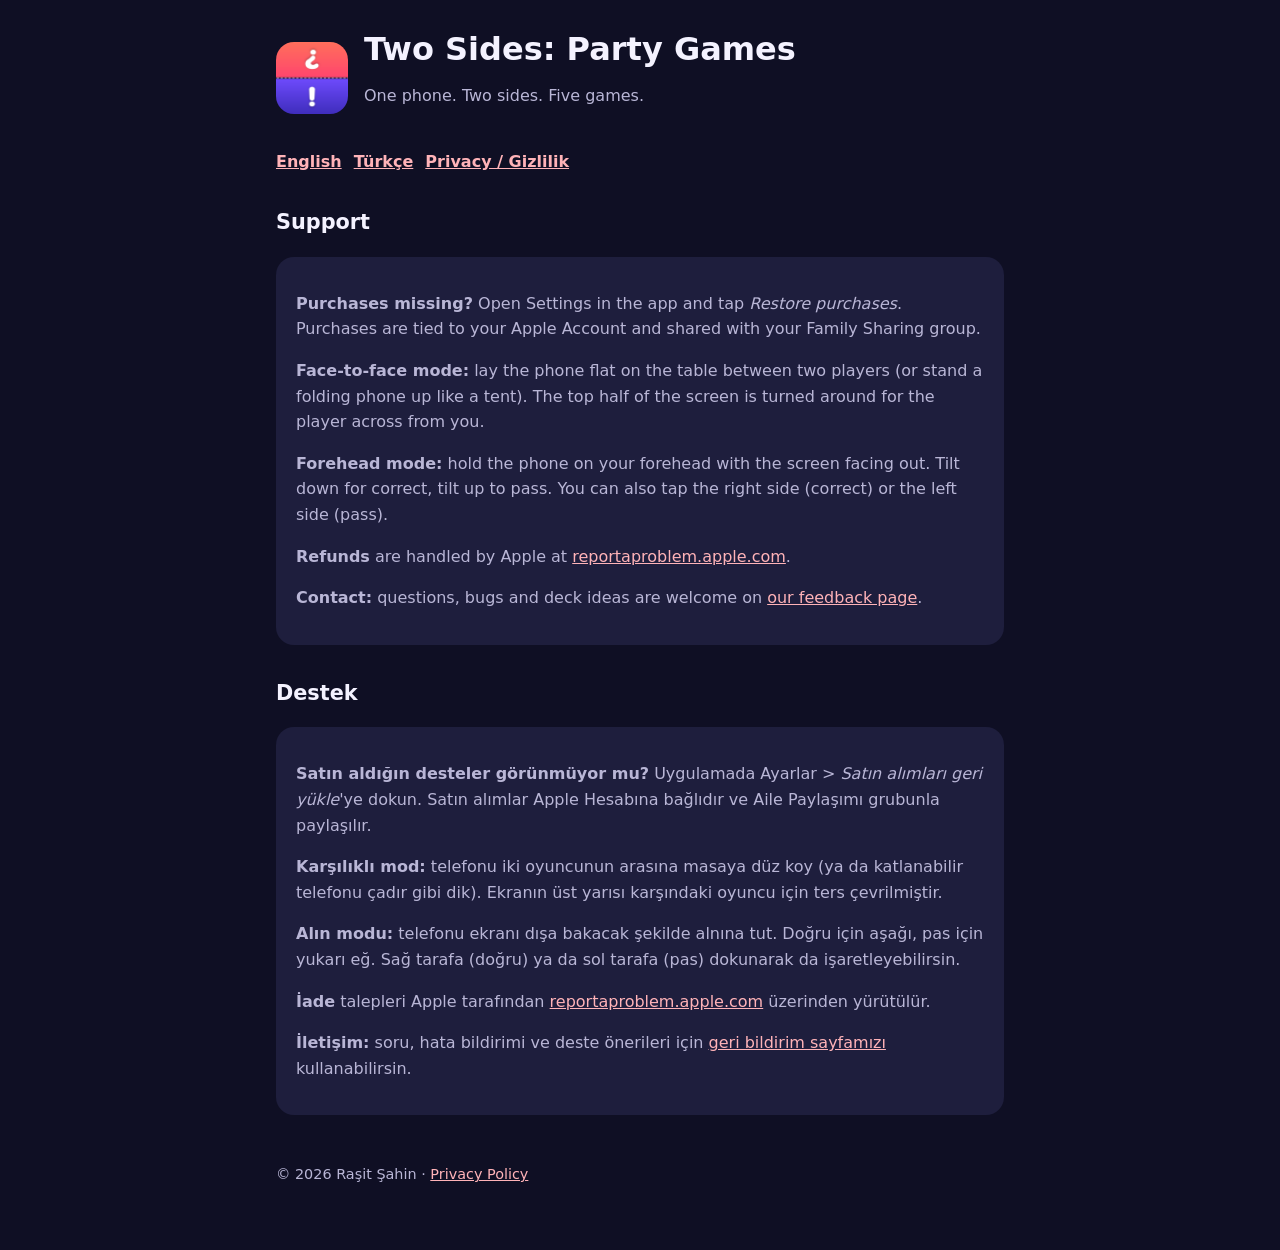
<file: index.html>
<!doctype html>
<html lang="en">
<head>
<meta charset="utf-8"><meta name="viewport" content="width=device-width, initial-scale=1">
<title>Two Sides: Party Games</title>
<meta name="description" content="One phone, two sides, five party games. Word Trap, Who Am I?, Draw & Guess, Truth or Dare and Quick Quiz. No ads, no subscription.">
<link rel="stylesheet" href="style.css">
</head>
<body><main>
<header><img src="icon.png" alt=""><div><h1>Two Sides: Party Games</h1><p>One phone. Two sides. Five games.</p></div></header>
<div class="lang"><a href="#en">English</a><a href="#tr">Türkçe</a><a href="privacy.html">Privacy / Gizlilik</a></div>

<section id="en">
<h2>Support</h2>
<div class="card">
<p><strong>Purchases missing?</strong> Open Settings in the app and tap <em>Restore purchases</em>. Purchases are tied to your Apple Account and shared with your Family Sharing group.</p>
<p><strong>Face-to-face mode:</strong> lay the phone flat on the table between two players (or stand a folding phone up like a tent). The top half of the screen is turned around for the player across from you.</p>
<p><strong>Forehead mode:</strong> hold the phone on your forehead with the screen facing out. Tilt down for correct, tilt up to pass. You can also tap the right side (correct) or the left side (pass).</p>
<p><strong>Refunds</strong> are handled by Apple at <a href="https://reportaproblem.apple.com">reportaproblem.apple.com</a>.</p>
<p><strong>Contact:</strong> questions, bugs and deck ideas are welcome on <a href="https://github.com/sahinrasit/twosides-site/issues/new">our feedback page</a>.</p>
</div>
</section>

<section id="tr">
<h2>Destek</h2>
<div class="card">
<p><strong>Satın aldığın desteler görünmüyor mu?</strong> Uygulamada Ayarlar &gt; <em>Satın alımları geri yükle</em>'ye dokun. Satın alımlar Apple Hesabına bağlıdır ve Aile Paylaşımı grubunla paylaşılır.</p>
<p><strong>Karşılıklı mod:</strong> telefonu iki oyuncunun arasına masaya düz koy (ya da katlanabilir telefonu çadır gibi dik). Ekranın üst yarısı karşındaki oyuncu için ters çevrilmiştir.</p>
<p><strong>Alın modu:</strong> telefonu ekranı dışa bakacak şekilde alnına tut. Doğru için aşağı, pas için yukarı eğ. Sağ tarafa (doğru) ya da sol tarafa (pas) dokunarak da işaretleyebilirsin.</p>
<p><strong>İade</strong> talepleri Apple tarafından <a href="https://reportaproblem.apple.com">reportaproblem.apple.com</a> üzerinden yürütülür.</p>
<p><strong>İletişim:</strong> soru, hata bildirimi ve deste önerileri için <a href="https://github.com/sahinrasit/twosides-site/issues/new">geri bildirim sayfamızı</a> kullanabilirsin.</p>
</div>
</section>
<footer>© 2026 Raşit Şahin · <a href="privacy.html">Privacy Policy</a></footer>
</main></body></html>
</file>
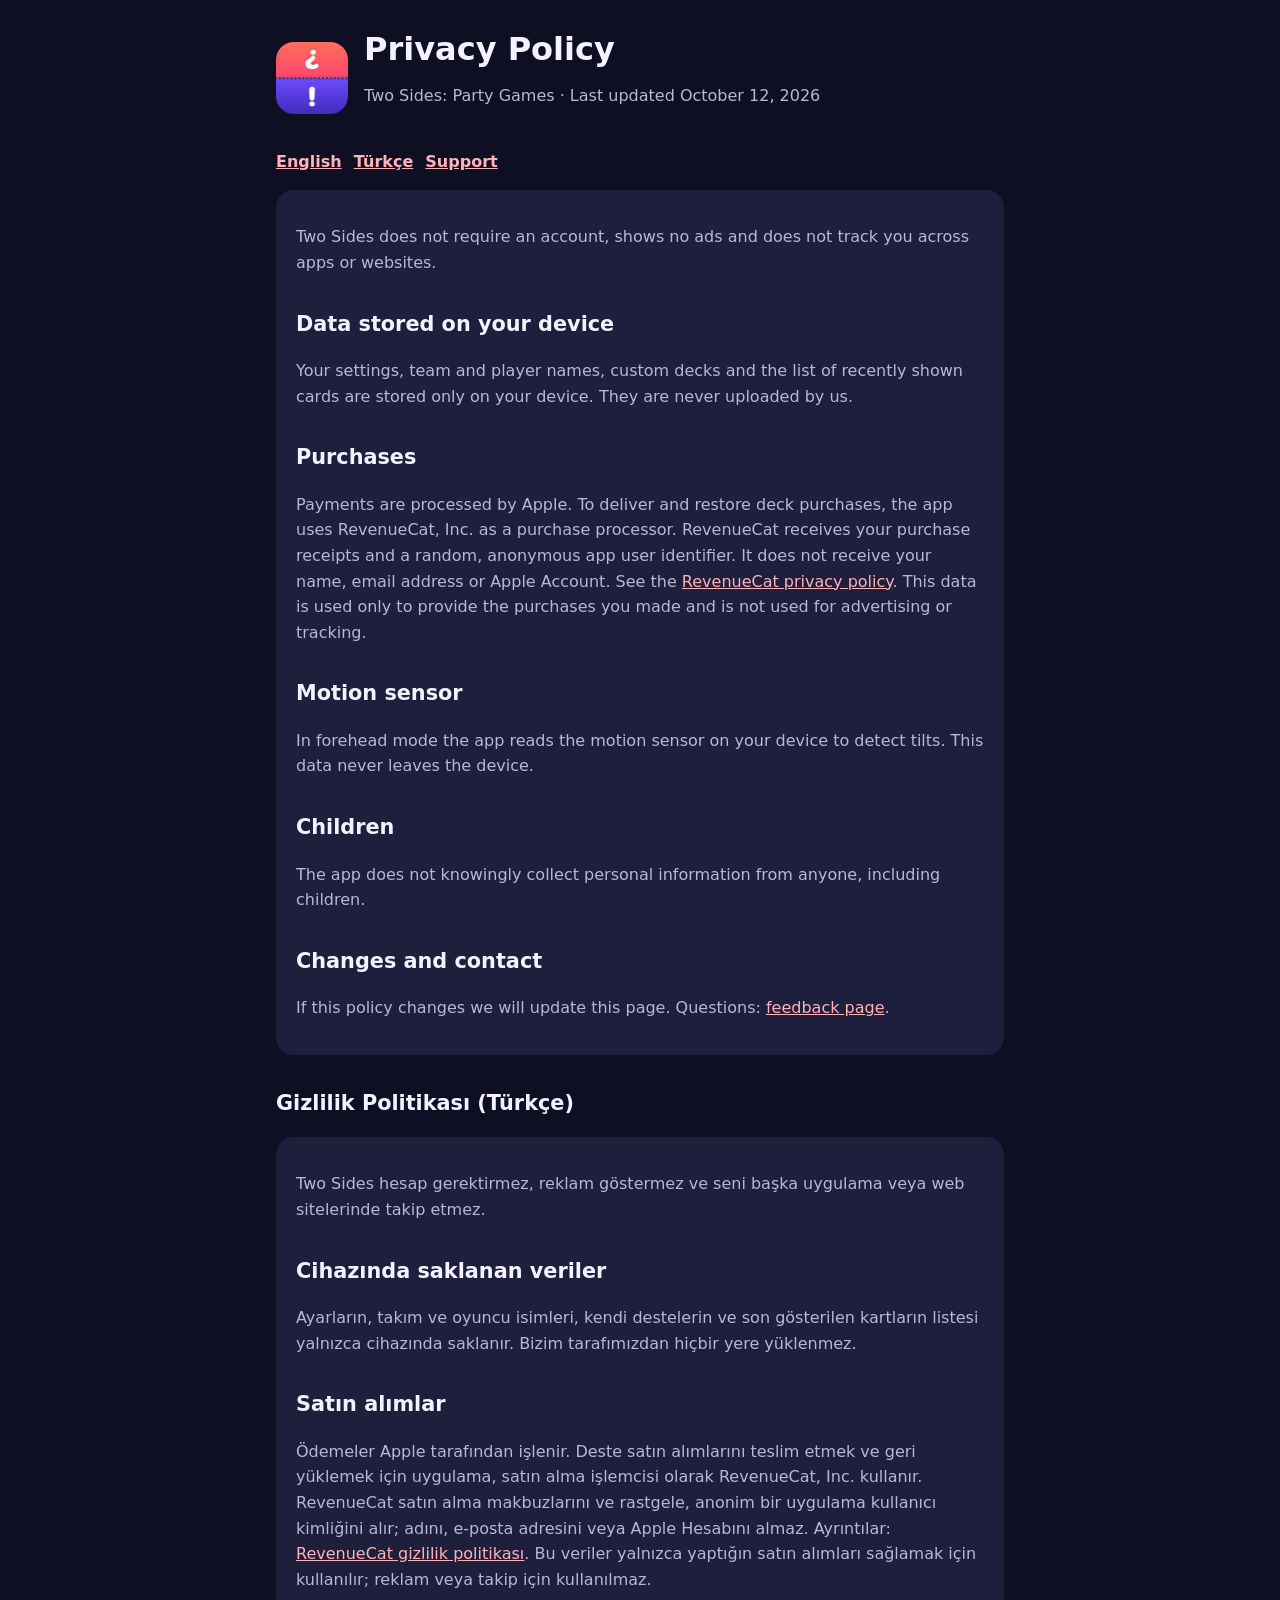
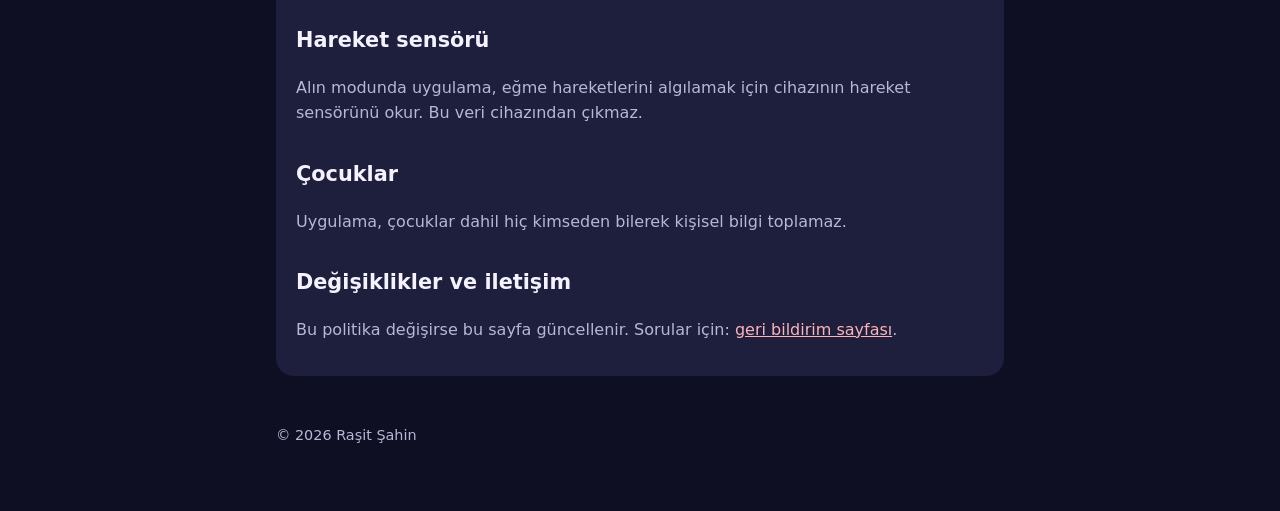
<file: privacy.html>
<!doctype html>
<html lang="en">
<head>
<meta charset="utf-8"><meta name="viewport" content="width=device-width, initial-scale=1">
<title>Two Sides Privacy Policy</title>
<link rel="stylesheet" href="style.css">
</head>
<body><main>
<header><img src="icon.png" alt=""><div><h1>Privacy Policy</h1><p>Two Sides: Party Games · Last updated October 12, 2026</p></div></header>
<div class="lang"><a href="#en">English</a><a href="#tr">Türkçe</a><a href="index.html">Support</a></div>

<section id="en">
<div class="card">
<p>Two Sides does not require an account, shows no ads and does not track you across apps or websites.</p>
<h2>Data stored on your device</h2>
<p>Your settings, team and player names, custom decks and the list of recently shown cards are stored only on your device. They are never uploaded by us.</p>
<h2>Purchases</h2>
<p>Payments are processed by Apple. To deliver and restore deck purchases, the app uses RevenueCat, Inc. as a purchase processor. RevenueCat receives your purchase receipts and a random, anonymous app user identifier. It does not receive your name, email address or Apple Account. See the <a href="https://www.revenuecat.com/privacy">RevenueCat privacy policy</a>. This data is used only to provide the purchases you made and is not used for advertising or tracking.</p>
<h2>Motion sensor</h2>
<p>In forehead mode the app reads the motion sensor on your device to detect tilts. This data never leaves the device.</p>
<h2>Children</h2>
<p>The app does not knowingly collect personal information from anyone, including children.</p>
<h2>Changes and contact</h2>
<p>If this policy changes we will update this page. Questions: <a href="https://github.com/sahinrasit/twosides-site/issues/new">feedback page</a>.</p>
</div>
</section>

<section id="tr">
<h2>Gizlilik Politikası (Türkçe)</h2>
<div class="card">
<p>Two Sides hesap gerektirmez, reklam göstermez ve seni başka uygulama veya web sitelerinde takip etmez.</p>
<h2>Cihazında saklanan veriler</h2>
<p>Ayarların, takım ve oyuncu isimleri, kendi destelerin ve son gösterilen kartların listesi yalnızca cihazında saklanır. Bizim tarafımızdan hiçbir yere yüklenmez.</p>
<h2>Satın alımlar</h2>
<p>Ödemeler Apple tarafından işlenir. Deste satın alımlarını teslim etmek ve geri yüklemek için uygulama, satın alma işlemcisi olarak RevenueCat, Inc. kullanır. RevenueCat satın alma makbuzlarını ve rastgele, anonim bir uygulama kullanıcı kimliğini alır; adını, e-posta adresini veya Apple Hesabını almaz. Ayrıntılar: <a href="https://www.revenuecat.com/privacy">RevenueCat gizlilik politikası</a>. Bu veriler yalnızca yaptığın satın alımları sağlamak için kullanılır; reklam veya takip için kullanılmaz.</p>
<h2>Hareket sensörü</h2>
<p>Alın modunda uygulama, eğme hareketlerini algılamak için cihazının hareket sensörünü okur. Bu veri cihazından çıkmaz.</p>
<h2>Çocuklar</h2>
<p>Uygulama, çocuklar dahil hiç kimseden bilerek kişisel bilgi toplamaz.</p>
<h2>Değişiklikler ve iletişim</h2>
<p>Bu politika değişirse bu sayfa güncellenir. Sorular için: <a href="https://github.com/sahinrasit/twosides-site/issues/new">geri bildirim sayfası</a>.</p>
</div>
</section>
<footer>© 2026 Raşit Şahin</footer>
</main></body></html>
</file>
<file: style.css>
:root { --bg:#0f0f24; --fg:#f4f2ff; --muted:#b9b6d6; --card:#1e1e3d; --accent:#ff5c66; --accent2:#6f4cff; }
* { box-sizing: border-box; }
body { margin:0; font-family: ui-rounded, -apple-system, "SF Pro Rounded", system-ui, sans-serif; background:var(--bg); color:var(--fg); line-height:1.6; }
main { max-width: 760px; margin: 0 auto; padding: 32px 16px 64px; }
header { display:flex; gap:16px; align-items:center; margin-bottom: 24px; }
header img { width:72px; height:72px; border-radius:18px; }
h1 { font-size: 2rem; margin: 0; line-height:1.1; }
h2 { margin-top: 2rem; font-size: 1.3rem; }
p, li { color: var(--muted); }
a { color: #ffb3b8; }
.card { background: var(--card); border-radius: 18px; padding: 18px 20px; margin: 16px 0; }
.lang { display:flex; gap:12px; font-weight:700; }
footer { margin-top: 48px; color: var(--muted); font-size: .9rem; }
</file>
